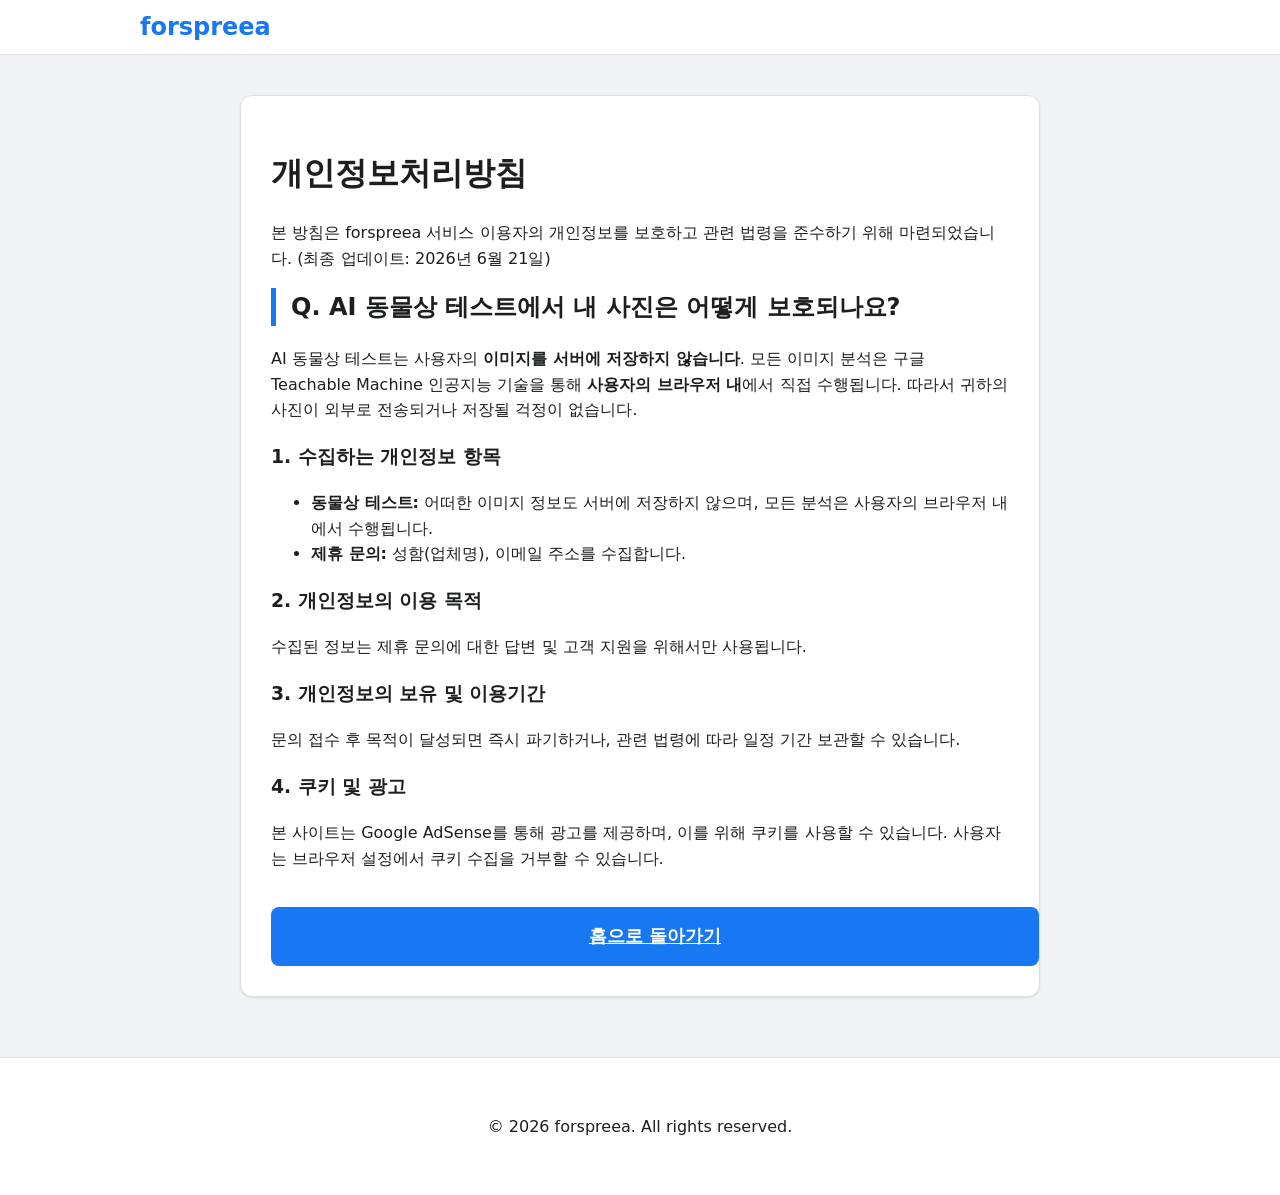
<file: privacy.html>
<!doctype html>
<html lang="ko">
<head>
  <meta charset="UTF-8" />
  <meta name="viewport" content="width=device-width, initial-scale=1.0" />
  <title>개인정보처리방침 | AI 동물상 테스트 포스프리아(forspreea)</title>
  
  <!-- Canonical URL Redirect Script -->
  <script>
    if (window.location.hostname !== 'of-queen.pages.dev' && !window.location.hostname.includes('localhost') && !window.location.hostname.includes('127.0.0.1')) {
      window.location.replace('https://of-queen.pages.dev' + window.location.pathname + window.location.search + window.location.hash);
    }
  </script>

  <!-- Microsoft Clarity -->
  <script type="text/javascript">
      (function(c,l,a,r,i,t,y){
          c[a]=c[a]||function(){(c[a].q=c[a].q||[]).push(arguments)};
          t=l.createElement(r);t.async=1;t.src="https://www.clarity.ms/tag/"+i;
          y=l.getElementsByTagName(r)[0];y.parentNode.insertBefore(t,y);
      })(window, document, "clarity", "script", "x6h3uv84x6");
  </script>
  <!-- Google tag (gtag.js) -->
  <script async src="https://www.googletagmanager.com/gtag/js?id=G-H92CZK5MM2"></script>
  <script>
    window.dataLayer = window.dataLayer || [];
    function gtag(){dataLayer.push(arguments);}
    gtag('js', new Date());

    gtag('config', 'G-H92CZK5MM2');
  </script>
  <meta name="description" content="AI 동물상 테스트 포스프리아(forspreea)의 개인정보처리방침 페이지입니다. 2025-2026년 기준, 본 서비스는 이용자의 어떠한 이미지 정보도 서버에 저장하지 않으며 모든 AI 분석은 브라우저 내에서 안전하게 처리됩니다.">
  <meta name="keywords" content="개인정보처리방침, AI 동물상 테스트, forspreea, 이미지 보호, 데이터 보안, 브라우저 분석">
  <link rel="canonical" href="https://of-queen.pages.dev/privacy.html">

  <!-- Open Graph / Facebook -->
  <meta property="og:type" content="website">
  <meta property="og:url" content="https://of-queen.pages.dev/privacy.html">
  <meta property="og:title" content="개인정보처리방침 | AI 동물상 테스트 포스프리아(forspreea)">
  <meta property="og:description" content="2025-2026 AI 동물상 테스트 포스프리아(forspreea)의 개인정보처리방침입니다. 이미지는 서버에 저장되지 않으며 모든 분석은 브라우저 내에서 처리됩니다.">
  <meta property="og:image" content="https://of-queen.pages.dev/og_image.jpg">
  <meta property="og:image:width" content="1200">
  <meta property="og:image:height" content="675">
  <meta property="og:image:type" content="image/jpeg">
  <meta property="og:image:alt" content="forspreea AI 동물상 테스트 메인 이미지 (강아지상 vs 고양이상 분석)">
  <meta property="og:site_name" content="forspreea">
  <meta property="og:locale" content="ko_KR">
  <meta property="article:published_time" content="2025-06-21T00:00:00+09:00">
  <meta property="article:modified_time" content="2026-06-21T00:00:00+09:00">

  <!-- Twitter -->
  <meta name="twitter:card" content="summary_large_image">
  <meta name="twitter:url" content="https://of-queen.pages.dev/privacy.html">
  <meta name="twitter:title" content="개인정보처리방침 | AI 동물상 테스트 포스프리아(forspreea)">
  <meta name="twitter:description" content="2025-2026 AI 동물상 테스트 포스프리아(forspreea)의 개인정보처리방침입니다. 이미지는 서버에 저장되지 않으며 모든 분석은 브라우저 내에서 처리됩니다.">
  <meta name="twitter:image" content="https://of-queen.pages.dev/og_image.jpg">
  <meta name="twitter:image:alt" content="forspreea AI 동물상 테스트 메인 이미지 (강아지상 vs 고양이상 분석)">

  <!-- Structured Data -->
  <script type="application/ld+json">
  {
    "@context": "https://schema.org",
    "@type": "WebPage",
    "name": "개인정보처리방침",
    "description": "forspreea AI 동물상 테스트 서비스의 개인정보처리방침",
    "datePublished": "2025-06-21",
    "dateModified": "2026-06-21",
    "publisher": {
      "@type": "Organization",
      "name": "forspreea"
    }
  }
  </script>

  <link href='/style.css' rel='stylesheet'>
  <link rel="shortcut icon" href="/favicon.ico" type="image/x-icon">
  <link rel="icon" href="/favicon.ico" type="image/x-icon">
  <link rel="apple-touch-icon" href="/favicon.ico">
</head>
<body>
  <nav class="navbar">
    <div class="nav-container">
      <a href="/" class="nav-logo">forspreea</a>
    </div>
  </nav>

  <div class="container card" style="margin-top: 40px; text-align: left;">
    <h1>개인정보처리방침</h1>
    <p>본 방침은 forspreea 서비스 이용자의 개인정보를 보호하고 관련 법령을 준수하기 위해 마련되었습니다. (최종 업데이트: 2026년 6월 21일)</p>

    <h2>Q. AI 동물상 테스트에서 내 사진은 어떻게 보호되나요?</h2>
    <p>AI 동물상 테스트는 사용자의 <strong>이미지를 서버에 저장하지 않습니다</strong>. 모든 이미지 분석은 구글 Teachable Machine 인공지능 기술을 통해 <strong>사용자의 브라우저 내</strong>에서 직접 수행됩니다. 따라서 귀하의 사진이 외부로 전송되거나 저장될 걱정이 없습니다.</p>
    
    <h3>1. 수집하는 개인정보 항목</h3>
    <ul>
      <li><strong>동물상 테스트:</strong> 어떠한 이미지 정보도 서버에 저장하지 않으며, 모든 분석은 사용자의 브라우저 내에서 수행됩니다.</li>
      <li><strong>제휴 문의:</strong> 성함(업체명), 이메일 주소를 수집합니다.</li>
    </ul>

    <h3>2. 개인정보의 이용 목적</h3>
    <p>수집된 정보는 제휴 문의에 대한 답변 및 고객 지원을 위해서만 사용됩니다.</p>

    <h3>3. 개인정보의 보유 및 이용기간</h3>
    <p>문의 접수 후 목적이 달성되면 즉시 파기하거나, 관련 법령에 따라 일정 기간 보관할 수 있습니다.</p>

    <h3>4. 쿠키 및 광고</h3>
    <p>본 사이트는 Google AdSense를 통해 광고를 제공하며, 이를 위해 쿠키를 사용할 수 있습니다. 사용자는 브라우저 설정에서 쿠키 수집을 거부할 수 있습니다.</p>

    <a href="/" class="submit-btn" style="display: inline-block; text-align: center; margin-top: 20px;">홈으로 돌아가기</a>
  </div>

  <footer class="footer">
    <p>&copy; 2026 forspreea. All rights reserved.</p>
  </footer>
</body>
</html>
</file>
<file: style.css>
:root {
  --bg-color: #f0f2f5;
  --text-color: #1c1e21;
  --card-bg: #ffffff;
  --border-color: #dddfe2;
  --button-bg: #1877f2;
  --button-text: #ffffff;
  --input-bg: #ffffff;
  --nav-bg: #ffffff;
  --footer-bg: #ffffff;
}

[data-theme='dark'] {
  --bg-color: #18191a;
  --text-color: #e4e6eb;
  --card-bg: #242526;
  --border-color: #3e4042;
  --button-bg: #2d88ff;
  --button-text: #ffffff;
  --input-bg: #3a3b3c;
  --nav-bg: #242526;
  --footer-bg: #242526;
}

body {
  background-color: var(--bg-color);
  color: var(--text-color);
  transition: background-color 0.3s, color 0.3s;
  font-family: 'Pretendard', -apple-system, BlinkMacSystemFont, system-ui, Roboto, sans-serif;
  margin: 0;
  padding: 0;
  line-height: 1.6;
}

/* Navbar */
.navbar {
  position: sticky;
  top: 0;
  background-color: var(--nav-bg);
  border-bottom: 1px solid var(--border-color);
  z-index: 1000;
  padding: 0.5rem 0;
}

.nav-container {
  max-width: 1000px;
  margin: 0 auto;
  display: flex;
  justify-content: space-between;
  align-items: center;
  padding: 0 20px;
}

.nav-logo {
  font-size: 1.5rem;
  font-weight: 800;
  color: var(--button-bg);
  text-decoration: none;
}

.nav-menu {
  list-style: none;
  display: flex;
  align-items: center;
  gap: 20px;
  margin: 0;
  padding: 0;
}

.nav-menu a {
  text-decoration: none;
  color: var(--text-color);
  font-weight: 600;
  font-size: 0.9rem;
  transition: color 0.2s;
}

.nav-menu a:hover {
  color: var(--button-bg);
}

.theme-btn {
  padding: 6px 12px;
  font-size: 0.8rem;
}

/* Container */
.container {
  width: 100%;
  max-width: 800px;
  margin: 0 auto;
  padding: 40px 20px;
  box-sizing: border-box;
}

.hero-section {
  text-align: center;
  margin-bottom: 40px;
}

.hero-section h1 {
  font-size: 2.5rem;
  margin-bottom: 10px;
}

.card {
  background-color: var(--card-bg);
  padding: 30px;
  border-radius: 12px;
  box-shadow: 0 1px 2px rgba(0, 0, 0, 0.1);
  border: 1px solid var(--border-color);
  margin-bottom: 30px;
}

h2 {
  margin-top: 0;
  margin-bottom: 20px;
  border-left: 5px solid var(--button-bg);
  padding-left: 15px;
  text-align: left;
}

.description {
  margin-bottom: 20px;
  opacity: 0.9;
}

/* Test Section */
.upload-container {
  margin: 30px 0;
}

#image-upload { display: none; }

.upload-label {
  display: inline-block;
  padding: 15px 30px;
  background-color: #28a745;
  color: white;
  border-radius: 8px;
  cursor: pointer;
  font-weight: 700;
  font-size: 1.1rem;
}

#image-preview-container {
  margin: 20px auto;
  border-radius: 12px;
  overflow: hidden;
  max-width: 400px;
  border: 1px solid var(--border-color);
}

#image-preview { width: 100%; height: auto; display: block; }

/* Info List */
.info-list {
  padding-left: 20px;
  margin-bottom: 0;
}

.info-list li {
  margin-bottom: 10px;
}

/* Form */
.form-group { margin-bottom: 20px; text-align: left; }
label { display: block; margin-bottom: 8px; font-weight: 600; }
input, textarea {
  width: 100%; padding: 12px; border: 1px solid var(--border-color);
  border-radius: 8px; background-color: var(--input-bg);
  color: var(--text-color); font-size: 1rem; box-sizing: border-box;
}

.submit-btn {
  width: 100%; padding: 15px; background-color: var(--button-bg);
  color: white; border: none; border-radius: 8px; font-weight: 700;
  font-size: 1.1rem; cursor: pointer;
}

/* Ad container */
.ad-container { margin-bottom: 30px; text-align: center; overflow: hidden; }

/* Result Bar */
.result-bar-wrapper { display: flex; align-items: center; gap: 15px; margin-bottom: 10px; }
.result-label { width: 80px; font-weight: 700; }
.bar-container { flex-grow: 1; height: 24px; background-color: #e9ecef; border-radius: 12px; overflow: hidden; }
.bar-fill { height: 100%; background-color: var(--button-bg); transition: width 0.5s ease-out; }
.result-percent { width: 50px; font-weight: 700; text-align: right; }

/* Footer */
.footer {
  background-color: var(--footer-bg);
  border-top: 1px solid var(--border-color);
  padding: 40px 0;
  margin-top: 60px;
  text-align: center;
}

.footer-container { max-width: 1000px; margin: 0 auto; padding: 0 20px; }
.footer-links {
  list-style: none; padding: 0; display: flex; justify-content: center; gap: 20px; margin-top: 15px;
}
.footer-links a { text-decoration: none; color: var(--text-color); opacity: 0.7; font-size: 0.9rem; }
.footer-links a:hover { opacity: 1; color: var(--button-bg); }

@media (max-width: 600px) {
  .nav-menu { display: none; } /* Simplified for mobile */
  .hero-section h1 { font-size: 1.8rem; }
}

/* FAQ Section */
.faq-section {
  text-align: left;
}

.faq-item {
  margin-bottom: 24px;
  padding-bottom: 24px;
  border-bottom: 1px solid var(--border-color);
}

.faq-item:last-child {
  border-bottom: none;
  margin-bottom: 0;
  padding-bottom: 0;
}

.faq-item h3 {
  font-size: 1.05rem;
  margin-bottom: 8px;
  color: var(--button-bg);
}

.faq-item p {
  margin: 0;
  line-height: 1.7;
  opacity: 0.9;
}

.hero-subtitle {
  font-size: 1.15rem;
  margin-bottom: 8px;
}

.hero-meta {
  font-size: 0.85rem;
  opacity: 0.7;
  margin-top: 0;
}

/* Share Buttons */
.share-container {
  margin-top: 30px;
  padding-top: 25px;
  border-top: 1px dashed var(--border-color);
  text-align: center;
}

.share-container h3 {
  margin-top: 0;
  margin-bottom: 15px;
  font-size: 1.2rem;
}

.share-buttons {
  display: grid;
  grid-template-columns: repeat(4, 1fr);
  gap: 10px;
  max-width: 500px;
  margin: 0 auto;
}

.share-btn {
  display: flex;
  flex-direction: column;
  align-items: center;
  gap: 8px;
  padding: 12px 8px;
  border: 1px solid var(--border-color);
  border-radius: 10px;
  background-color: var(--card-bg);
  color: var(--text-color);
  font-size: 0.85rem;
  font-weight: 600;
  cursor: pointer;
  transition: transform 0.2s, background-color 0.2s, border-color 0.2s;
  box-sizing: border-box;
}

.share-btn:hover {
  transform: translateY(-2px);
  background-color: var(--bg-color);
}

.share-icon {
  font-size: 1.5rem;
}

.share-btn.kakao-btn {
  border-color: #fee500;
  background-color: #fee500;
  color: #191919;
}
.share-btn.kakao-btn:hover {
  background-color: #fdd835;
}

.share-btn.twitter-btn {
  border-color: var(--border-color);
}
.share-btn.twitter-btn:hover {
  background-color: rgba(29, 161, 242, 0.1);
  border-color: #1da1f2;
}

.share-btn.facebook-btn {
  border-color: var(--border-color);
}
.share-btn.facebook-btn:hover {
  background-color: rgba(24, 119, 242, 0.1);
  border-color: #1877f2;
}

.share-btn.copy-btn {
  border-color: var(--border-color);
}
.share-btn.copy-btn:hover {
  background-color: rgba(24, 119, 242, 0.1);
  border-color: var(--button-bg);
}

@media (max-width: 480px) {
  .share-buttons {
    grid-template-columns: repeat(2, 1fr);
  }
}

/* Toast Notification */
.toast {
  position: fixed;
  bottom: 30px;
  left: 50%;
  transform: translateX(-50%) translateY(100px);
  background-color: rgba(0, 0, 0, 0.85);
  color: #ffffff;
  padding: 12px 24px;
  border-radius: 30px;
  font-size: 0.95rem;
  font-weight: 600;
  z-index: 2000;
  transition: transform 0.3s cubic-bezier(0.175, 0.885, 0.32, 1.275);
  pointer-events: none;
  box-shadow: 0 4px 12px rgba(0,0,0,0.15);
}

.toast.show {
  transform: translateX(-50%) translateY(0);
}
</file>
